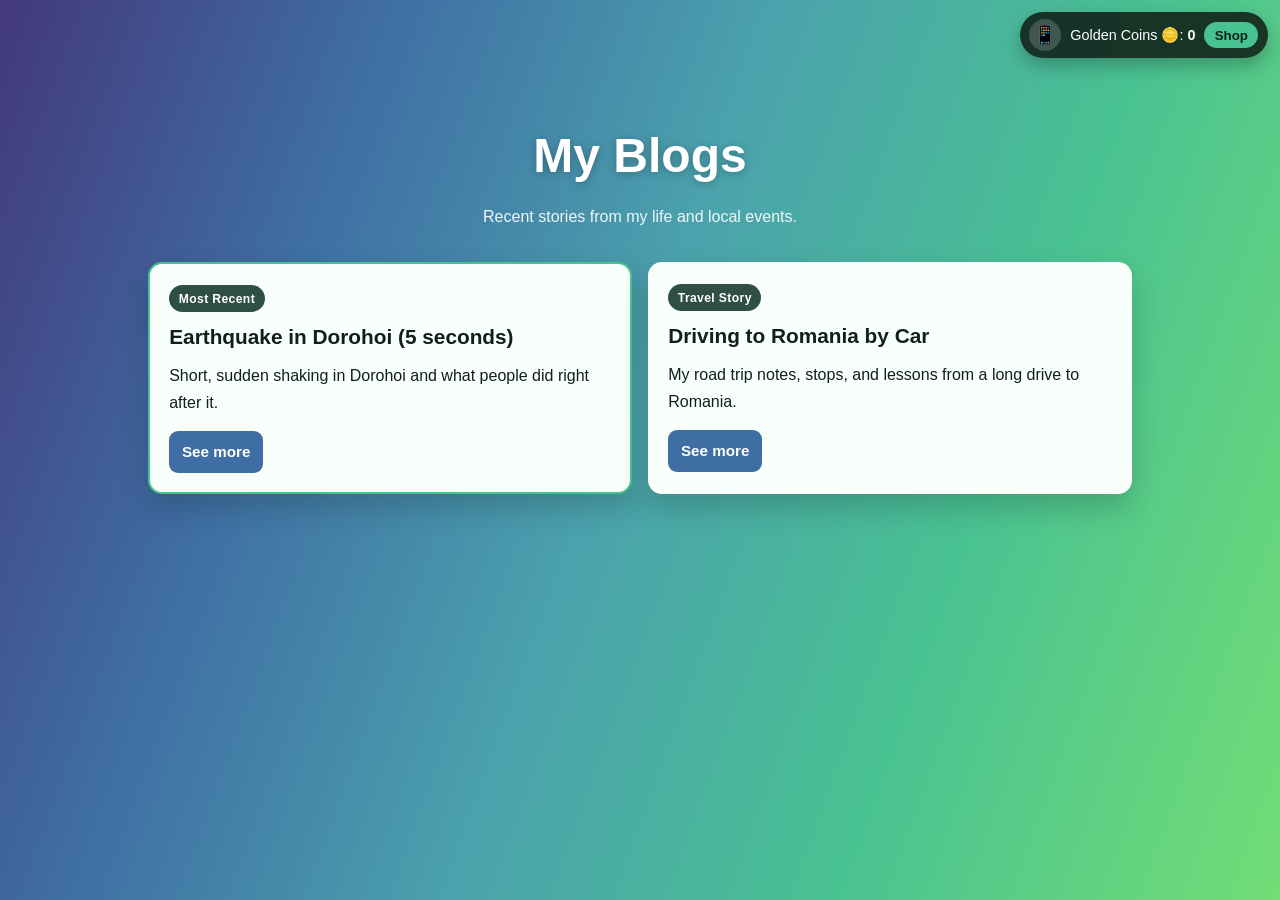
<file: index.html>
<!DOCTYPE html>
<html lang="en">
<head>
    <meta charset="UTF-8">
    <meta name="viewport" content="width=device-width, initial-scale=1.0">
    <title>My Blogs</title>
    <link rel="stylesheet" href="style.css">
</head>
<body>
    <main class="container">
        <section class="blog-list home-list">
            <h1>My Blogs</h1>
            <p class="intro">Recent stories from my life and local events.</p>
        </section>

        <section class="blog-grid">
            <article class="blog-card recent">
                <p class="badge">Most Recent</p>
                <h2>Earthquake in Dorohoi (5 seconds)</h2>
                <p>Short, sudden shaking in Dorohoi and what people did right after it.</p>
                <a class="see-more" href="earthquake.html">See more</a>
            </article>

            <article class="blog-card">
                <p class="badge">Travel Story</p>
                <h2>Driving to Romania by Car</h2>
                <p>My road trip notes, stops, and lessons from a long drive to Romania.</p>
                <a class="see-more" href="driving-romania.html">See more</a>
            </article>
        </section>
</main>
    <script src="b2-shop.js"></script>
</body>
</html>
</file>
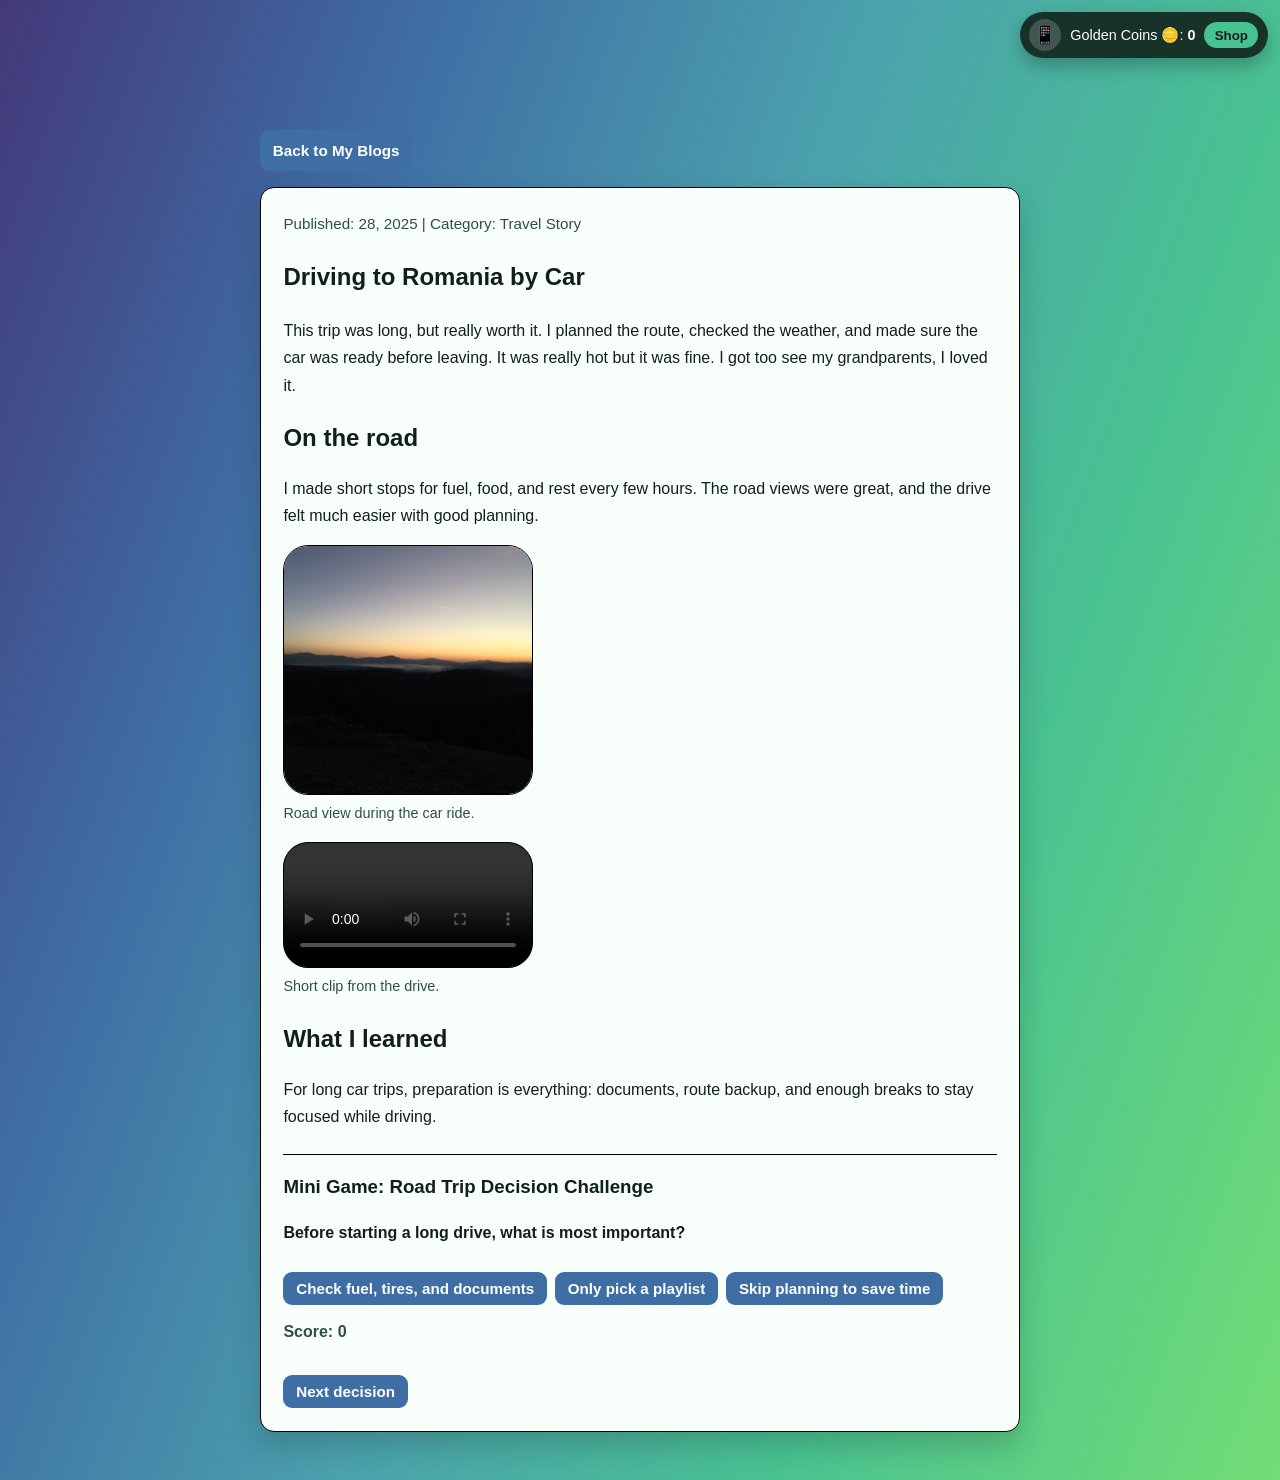
<file: driving-romania.html>
<!DOCTYPE html>
<html lang="en">
<head>
    <meta charset="UTF-8">
    <meta name="viewport" content="width=device-width, initial-scale=1.0">
    <title>Driving to Romania</title>
    <link rel="stylesheet" href="style.css">
</head>
<body>
    <main class="container page">
        <a class="back-btn" href="index.html">Back to My Blogs</a>

        <article class="post">
            <p class="meta">Published:  28, 2025 | Category: Travel Story</p>
            <h1>Driving to Romania by Car</h1>
            <p>This trip was long, but really worth it. I planned the route, checked the weather, and made sure the car was ready before leaving.
                 It was really hot but it was fine. I got too see my grandparents, I loved it.</p>

            <h2>On the road</h2>
            <p>I made short stops for fuel, food, and rest every few hours. The road views were great, and the drive felt much easier with good planning.</p>

            <section class="trip-media" aria-label="Road views media">
                <figure class="trip-photo">
                    <img src="media/sky-photo.jpeg" alt="Road view during the drive to Romania at sunset">
                    <figcaption>Road view during the car ride.</figcaption>
                </figure>
                <figure class="trip-video">
                    <video controls preload="metadata">
                        <source src="media/IMG_1461-compat.mp4" type="video/mp4">
                        Your browser does not support this video.
                    </video>
                    <figcaption>Short clip from the drive.</figcaption>
                </figure>
            </section>

            <h2>What I learned</h2>
            <p>For long car trips, preparation is everything: documents, route backup, and enough breaks to stay focused while driving.</p>

            <section class="game">
                <h3>Mini Game: Road Trip Decision Challenge</h3>
                <p id="drive-question"></p>
                <div id="drive-options"></div>
                <p class="status" id="drive-status">Score: 0</p>
                <button class="primary-btn" id="drive-next" type="button">Next decision</button>
            </section>
        </article>
</main>
    <script src="b2-shop.js"></script>
    <script src="drive-game.js"></script>
</body>
</html>
</file>
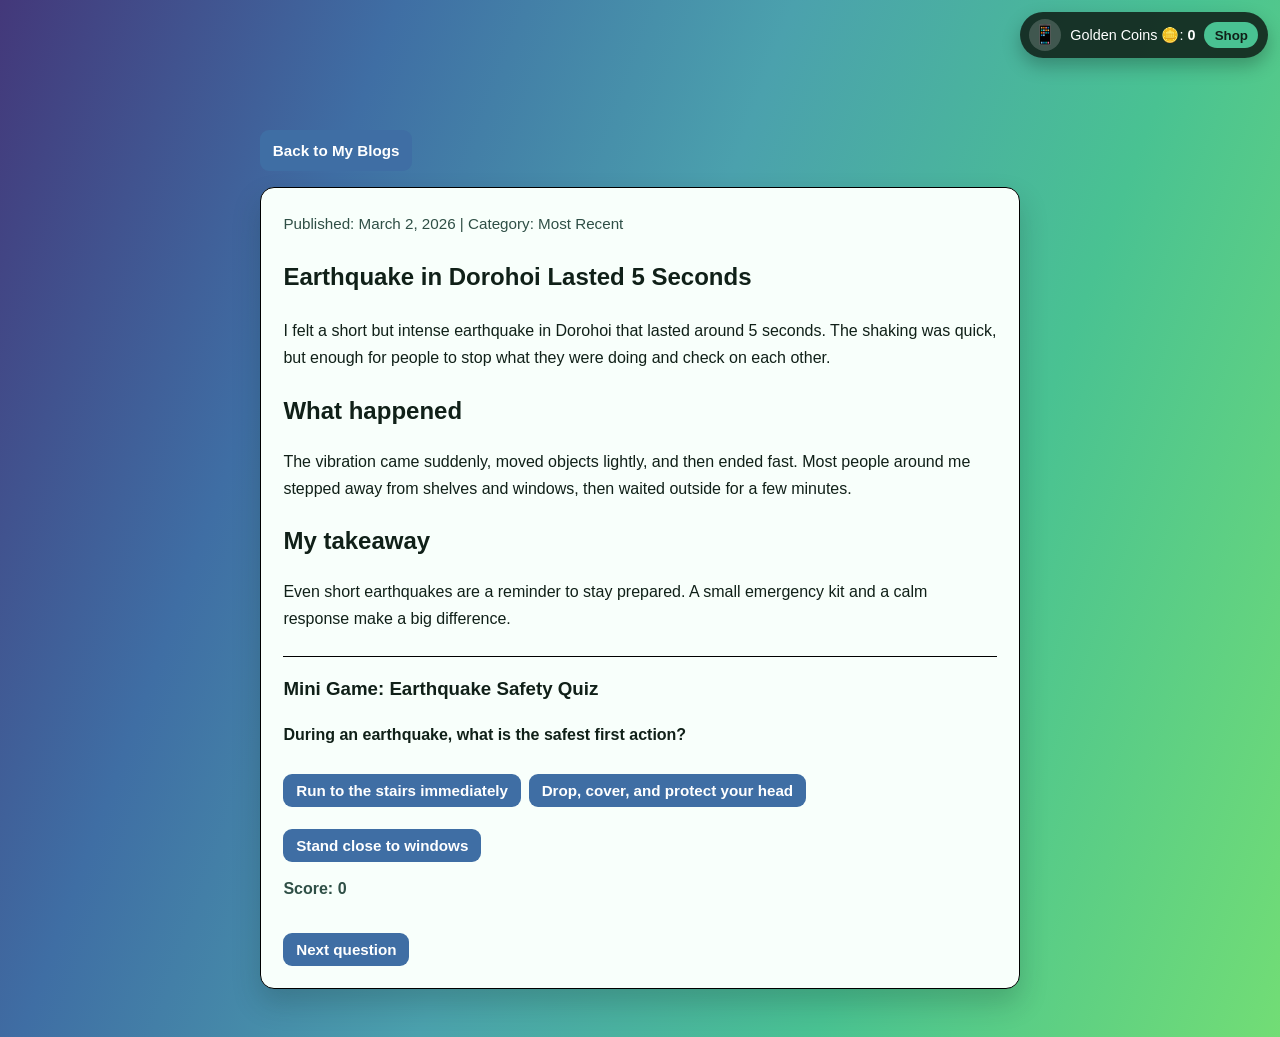
<file: earthquake.html>
<!DOCTYPE html>
<html lang="en">
<head>
    <meta charset="UTF-8">
    <meta name="viewport" content="width=device-width, initial-scale=1.0">
    <title>Earthquake in Dorohoi</title>
    <link rel="stylesheet" href="style.css">
</head>
<body>
    <main class="container page">
        <a class="back-btn" href="index.html">Back to My Blogs</a>

        <article class="post">
            <p class="meta">Published: March 2, 2026 | Category: Most Recent</p>
            <h1>Earthquake in Dorohoi Lasted 5 Seconds</h1>
            <p>I felt a short but intense earthquake in Dorohoi that lasted around 5 seconds. The shaking was quick, but enough for people to stop what they were doing and check on each other.</p>

            <h2>What happened</h2>
            <p>The vibration came suddenly, moved objects lightly, and then ended fast. Most people around me stepped away from shelves and windows, then waited outside for a few minutes.</p>

            <h2>My takeaway</h2>
            <p>Even short earthquakes are a reminder to stay prepared. A small emergency kit and a calm response make a big difference.</p>

            <section class="game">
                <h3>Mini Game: Earthquake Safety Quiz</h3>
                <p id="question"></p>
                <div class="options" id="options"></div>
                <p class="status" id="status">Score: 0</p>
                <button class="primary-btn" id="next-btn" type="button">Next question</button>
            </section>
        </article>
</main>
    <script src="b2-shop.js"></script>
    <script src="quake-game.js"></script>
</body>
</html>
</file>
<file: style.css>
:root {
    --c1: #43387a;
    --c2: #3f6ea4;
    --c3: #4ba1ad;
    --c4: #49c292;
    --c5: #72dd75;
    --card: #f8fffb;
    --text: #102018;
    --muted: #2f4f46;
    --border: #000000;
    --white: #ffffff;
}

* {
    box-sizing: border-box;
}

body {
    margin: 0;
    font-family: "Segoe UI", Tahoma, Geneva, Verdana, sans-serif;
    background: linear-gradient(110deg, var(--c1) 0%, var(--c2) 24%, var(--c3) 48%, var(--c4) 72%, var(--c5) 100%);
    color: var(--text);
    line-height: 1.7;
    min-height: 100vh;
    padding-top: 4.7rem;
}

body.theme-default {
    --c1: #43387a;
    --c2: #3f6ea4;
    --c3: #4ba1ad;
    --c4: #49c292;
    --c5: #72dd75;
}

body.theme-sunset {
    --c1: #4d2924;
    --c2: #8c3f2b;
    --c3: #bf5e31;
    --c4: #e58a4e;
    --c5: #f4c778;
}

body.theme-ocean {
    --c1: #09375c;
    --c2: #115b84;
    --c3: #1e7aa3;
    --c4: #2a9cc2;
    --c5: #8dd4e6;
}

.b2-hud {
    position: fixed;
    top: 0.75rem;
    right: 0.75rem;
    z-index: 1000;
    display: flex;
    align-items: center;
    gap: 0.55rem;
    background: rgba(16, 32, 24, 0.88);
    color: var(--white);
    border-radius: 999px;
    padding: 0.45rem 0.6rem;
    box-shadow: 0 8px 18px rgba(0, 0, 0, 0.25);
}

.b2-avatar {
    width: 2rem;
    height: 2rem;
    border-radius: 50%;
    background: rgba(255, 255, 255, 0.18);
    display: grid;
    place-items: center;
    font-size: 1.2rem;
}

.b2-balance {
    font-size: 0.9rem;
    white-space: nowrap;
}

.b2-shop-toggle {
    border: none;
    border-radius: 999px;
    background: #49c292;
    color: #102018;
    font-weight: 700;
    padding: 0.35rem 0.65rem;
    cursor: pointer;
}

.b2-shop-panel {
    position: fixed;
    top: 3.9rem;
    right: 0.75rem;
    z-index: 999;
    width: min(22rem, calc(100vw - 1.5rem));
    background: var(--card);
    border: 1px solid var(--border);
    border-radius: 12px;
    box-shadow: 0 14px 28px rgba(20, 41, 35, 0.28);
    padding: 0.8rem;
}

.b2-shop-panel h3,
.b2-shop-panel h4 {
    margin: 0 0 0.45rem;
}

.b2-shop-panel p {
    margin: 0 0 0.8rem;
    color: var(--muted);
    font-size: 0.9rem;
}

.shop-list {
    display: grid;
    gap: 0.45rem;
    margin: 0 0 0.85rem;
}

.shop-item-btn {
    border: 1px solid var(--border);
    border-radius: 8px;
    background: #ffffff;
    color: var(--text);
    text-align: left;
    padding: 0.45rem 0.55rem;
    font-weight: 600;
    cursor: pointer;
}

.shop-item-btn:disabled {
    opacity: 0.65;
    cursor: not-allowed;
}

.container {
    max-width: 64rem;
    margin: 0 auto;
    padding: 2.5rem 1.25rem 3rem;
}

.blog-list {
    text-align: center;
    margin-bottom: 2rem;
}

.blog-list h1 {
    margin: 0;
    font-size: clamp(2rem, 6vw, 3rem);
    color: var(--white);
    text-shadow: 0 2px 8px rgba(0, 0, 0, 0.25);
}

.intro {
    margin: 0.4rem 0 0;
    color: var(--white);
    opacity: 0.92;
}

.blog-grid {
    display: grid;
    grid-template-columns: repeat(auto-fit, minmax(260px, 1fr));
    gap: 1rem;
}

.blog-card {
    background: var(--card);
    border: 1px solid rgba(255, 255, 255, 0.45);
    border-radius: 14px;
    padding: 1.2rem;
    box-shadow: 0 14px 28px rgba(20, 41, 35, 0.22);
}

.blog-card h2 {
    margin: 0.4rem 0 0.5rem;
    font-size: 1.3rem;
}

.blog-card p {
    margin: 0;
}

.badge {
    display: inline-block;
    margin-bottom: 0.3rem;
    background: #2f4f46;
    color: var(--white);
    border-radius: 999px;
    padding: 0.2rem 0.6rem;
    font-size: 0.76rem;
    font-weight: 700;
    letter-spacing: 0.03em;
}

.recent {
    border: 2px solid #49c292;
}

.see-more,
.back-btn,
.primary-btn,
.option-btn {
    display: inline-block;
    margin-top: 0.9rem;
    border: none;
    border-radius: 9px;
    background: #3f6ea4;
    color: var(--white);
    text-decoration: none;
    cursor: pointer;
    padding: 0.5rem 0.8rem;
    font-size: 0.95rem;
    font-weight: 700;
}

.see-more:hover,
.back-btn:hover,
.primary-btn:hover,
.option-btn:hover {
    opacity: 0.88;
}

.page {
    max-width: 50rem;
}

.post {
    margin-top: 1rem;
    background: var(--card);
    border: 1px solid var(--border);
    border-radius: 14px;
    padding: 1.4rem;
    box-shadow: 0 14px 28px rgba(20, 41, 35, 0.22);
}

.meta {
    margin-top: 0;
    font-size: 0.95rem;
    color: var(--muted);
}

.post h2 {
    margin: 1.2rem 0 0.4rem;
}

.trip-media {
    display: grid;
    grid-template-columns: 1fr;
    gap: 1rem;
    margin: 1rem 0 1.3rem;
}

.trip-media figure {
    margin: 0;
}

.trip-media img,
.trip-media video {
    display: block;
    width: 35%;
    border-radius: 25px;
    border: 1px solid var(--border);
    background: #000;
}

.trip-media figcaption {
    margin-top: 0.4rem;
    font-size: 0.9rem;
    color: var(--muted);
}

ul {
    padding-left: 1.2rem;
}

.game {
    margin-top: 1.5rem;
    border-top: 1px solid var(--border);
    padding-top: 1rem;
}

.game h3 {
    margin: 0 0 0.5rem;
}

#question,
#drive-question {
    font-weight: 700;
    margin-bottom: 0.7rem;
}

.options,
#drive-options {
    display: flex;
    flex-wrap: wrap;
    gap: 0.5rem;
}

.status {
    margin-top: 0.8rem;
    font-weight: 700;
    color: #2f4f46;
}

@media (max-width: 560px) {
    .container {
        padding-top: 1.7rem;
    }

    .b2-hud {
        top: 0.55rem;
        right: 0.55rem;
        gap: 0.4rem;
        padding: 0.35rem 0.45rem;
    }

    .b2-balance {
        font-size: 0.8rem;
    }

    .b2-shop-panel {
        top: 3.45rem;
        right: 0.5rem;
    }

    .blog-card h2 {
        font-size: 1.15rem;
    }
}
</file>
